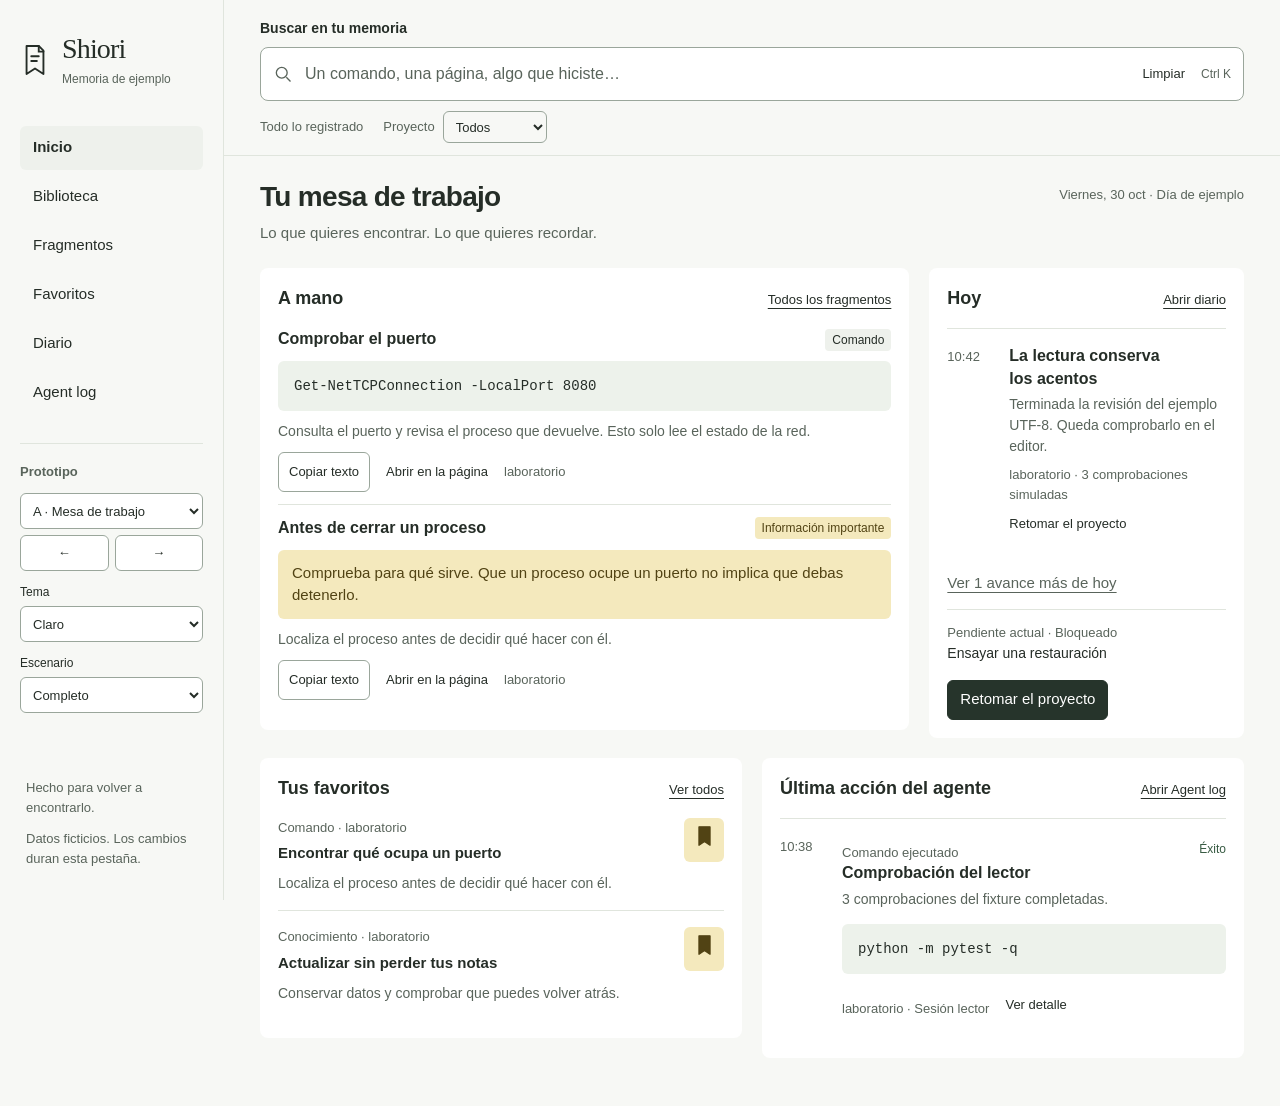
<file: src/second_brain/web/prototype/index.html>
<!doctype html>
<html lang="es" data-theme="light" data-variant="A">
<head>
  <meta charset="utf-8">
  <meta name="viewport" content="width=device-width, initial-scale=1">
  <meta name="description" content="Prototipo de Shiori con datos ficticios, sin conexión a una memoria.">
  <title>Shiori · Prototipo del visor</title>
  <link rel="stylesheet" href="prototype.css">
  <script src="prototype.js" defer></script>
</head>
<body>
  <a class="skip" href="#query">Ir a la búsqueda</a>
  <div class="app">
    <aside class="navigation" id="navigation">
      <div class="identity">
        <svg class="brand-mark" viewBox="0 0 32 36" fill="none" aria-hidden="true"><path d="M7 3h13l5 5v25l-9-6-9 6V3Z" stroke="currentColor" stroke-width="2" stroke-linejoin="round"/><path d="M20 3v6h5M12 14h8M12 19h6" stroke="currentColor" stroke-width="2" stroke-linecap="round"/></svg>
        <div><span class="brand-name">Shiori</span><span class="scope">Memoria de ejemplo</span></div>
      </div>
      <button id="menu" class="menu-button" aria-controls="destinations" aria-expanded="false">Menú</button>
      <nav id="destinations" aria-label="Principal">
        <a href="#inicio" data-view="inicio">Inicio</a>
        <a href="#biblioteca" data-view="biblioteca">Biblioteca</a>
        <a href="#fragmentos" data-view="fragmentos">Fragmentos</a>
        <a href="#favoritos" data-view="favoritos">Favoritos</a>
        <a href="#diario" data-view="diario">Diario</a>
        <a href="#agent-log" data-view="agent-log">Agent log</a>
      </nav>
      <section class="prototype-switcher" aria-label="Comparar prototipos">
        <span class="prototype-label">Prototipo</span>
        <div class="variant-switch"><button id="previous-variant" aria-label="Variante anterior">←</button><label class="sr-only" for="variant">Organización</label><select id="variant"><option value="A">A · Mesa de trabajo</option><option value="B">B · Biblioteca abierta</option><option value="C">C · Cuaderno diario</option></select><button id="next-variant" aria-label="Variante siguiente">→</button></div>
        <label>Tema<select id="theme"><option value="light">Claro</option><option value="dark">Oscuro</option><option value="latte">Café Latte</option></select></label>
        <label>Escenario<select id="scenario"><option value="full">Completo</option><option value="empty">Vacío</option><option value="loading">Cargando</option><option value="error">Error</option><option value="dense">Abundante</option></select></label>
      </section>
      <div class="nav-foot"><span>Hecho para volver a encontrarlo.</span><small>Datos ficticios. Los cambios duran esta pestaña.</small></div>
    </aside>
    <main>
      <div class="search-area">
        <label for="query">Buscar en tu memoria</label>
        <div class="search-line">
          <svg viewBox="0 0 24 24" fill="none" aria-hidden="true"><circle cx="10.5" cy="10.5" r="6.5" stroke="currentColor" stroke-width="1.6"/><path d="m16 16 5 5" stroke="currentColor" stroke-width="1.6"/></svg>
          <input id="query" name="query" type="search" placeholder="Un comando, una página, algo que hiciste…" autocomplete="off" spellcheck="false">
          <button id="clear-query" aria-label="Limpiar búsqueda">Limpiar</button><kbd>Ctrl K</kbd>
        </div>
        <div class="search-options"><span id="search-scope">Todo lo registrado</span><label>Proyecto<select id="project" name="project"><option value="">Todos</option><option value="laboratorio">Laboratorio</option><option value="apuntes">Apuntes</option></select></label><span id="query-count" role="status"></span></div>
      </div>
      <div class="canvas" id="canvas" tabindex="-1"></div>
    </main>
  </div>
  <dialog id="detail"><div class="dialog-head"><span id="detail-kind">Página</span><button id="close-detail">Cerrar</button></div><div id="detail-body"></div></dialog>
  <p class="toast" id="announcement" role="status" aria-live="polite"></p>
</body>
</html>
</file>
<file: src/second_brain/web/prototype/prototype.css>
:root {
  --ground: #f7f8f5; --surface: #ffffff; --raised: #eef1ec; --line: #e0e5dd;
  --ink: #252d27; --muted: #59645b; --accent: #375a42; --accent-soft: #e5ede4;
  --code: #edf2eb; --control: #9aa69b; --danger: #94372c; --warm: #f4e9bd;
  --warm-ink: #514314; --primary: #26342b; --primary-ink: #ffffff;
  color-scheme: light;
  font-family: "Segoe UI", sans-serif;
  color: var(--ink); background: var(--ground); font-size: 15px; line-height: 1.5;
}
:root[data-theme="dark"] {
  --ground: #141715; --surface: #1c201d; --raised: #282e29; --line: #373e38;
  --ink: #edf1ec; --muted: #b0bbb1; --accent: #b6d2af; --accent-soft: #2d3c2d;
  --code: #252e26; --control: #778879; --danger: #ffb2a7; --warm: #494024;
  --warm-ink: #f4e9bb; --primary: #e5ece1; --primary-ink: #1a241b;
  color-scheme: dark;
}
:root[data-theme="latte"] {
  --ground: #eee6d9; --surface: #fffaf0; --raised: #e7ddcc; --line: #e5dccc;
  --ink: #3c342a; --muted: #665b4c; --accent: #4f6244; --accent-soft: #e2e8d6;
  --code: #e9e7d7; --control: #9d8e77; --danger: #8a382b; --warm: #f3e2ad;
  --warm-ink: #554414; --primary: #3c3e30; --primary-ink: #fffaf0;
  color-scheme: light;
}
* { box-sizing: border-box; }
body { margin: 0; }
html { scroll-padding-block: 160px 24px; }
button, input, select { font: inherit; }
button, select, a { -webkit-tap-highlight-color: transparent; }
button, select { min-height: 40px; color: var(--ink); background: var(--surface); border: 1px solid var(--control); border-radius: 6px; padding: 7px 12px; }
button, a { cursor: pointer; }
button:hover, a:hover { border-color: var(--ink); }
button:active { transform: translateY(1px); }
button[aria-pressed="true"] { background: var(--raised); border-color: var(--ink); }
a { color: inherit; text-underline-offset: 4px; }
:focus-visible { outline: 3px solid var(--accent); outline-offset: 3px; }
input { min-width: 0; color: var(--ink); }
input::placeholder { color: var(--muted); opacity: 1; }
h1, h2, h3, p { margin: 0; }
h1 { font-size: 28px; font-weight: 600; line-height: 1.2; letter-spacing: -.025em; }
h2 { font-size: 18px; font-weight: 600; line-height: 1.35; }
h3 { font-size: 16px; font-weight: 600; line-height: 1.4; }
h1, h2, h3 { text-wrap: balance; }
small, .meta { font-size: 13px; color: var(--muted); }
.muted { color: var(--muted); }
.sr-only, .skip:not(:focus) { position: absolute; width: 1px; height: 1px; padding: 0; overflow: hidden; clip-path: inset(50%); white-space: nowrap; }
.skip:focus { position: fixed; z-index: 50; padding: 12px 20px; background: var(--surface); }
.app { display: grid; grid-template-columns: 224px minmax(0, 1fr); max-width: 1680px; margin: auto; }
.navigation { padding: 32px 20px; height: 100vh; position: sticky; top: 0; overflow-y: auto; display: flex; flex-direction: column; border-right: 1px solid var(--line); }
.identity { display: flex; gap: 12px; align-items: center; }
.brand-mark { width: 30px; height: 36px; flex: none; }
.brand-name { display: block; font-family: Georgia, serif; font-size: 28px; line-height: 1.2; letter-spacing: -.03em; }
.scope { display: block; margin-top: 4px; font-size: 12px; color: var(--muted); }
nav { margin-top: 38px; display: grid; gap: 5px; }
nav a { display: flex; min-height: 44px; align-items: center; text-decoration: none; padding: 8px 12px; border: 1px solid transparent; border-radius: 6px; }
nav a[aria-current="page"] { background: var(--raised); font-weight: 600; }
.nav-foot { margin-top: auto; padding: 20px 6px 0; color: var(--muted); font-size: 13px; }
.nav-foot small { display: block; margin-top: 12px; }
.menu-button { display: none; }
main { min-width: 0; }
.search-area { padding: 18px 36px 12px; border-bottom: 1px solid var(--line); background: var(--ground); position: sticky; top: 0; z-index: 4; }
.search-area > label { font-weight: 600; font-size: 14px; display: block; margin-bottom: 8px; }
.search-line { display: flex; gap: 12px; align-items: center; background: var(--surface); border: 1px solid var(--control); border-radius: 8px; padding: 4px 12px; }
.search-line svg { width: 20px; height: 20px; color: var(--muted); flex: none; }
.search-line input { flex: 1; border: 0; background: transparent; padding: 9px 0; font-size: 16px; min-height: 44px; }
.search-line:focus-within { outline: 2px solid var(--accent); outline-offset: 2px; }
.search-line button { border: none; padding: 4px; font-size: 13px; background: transparent; }
kbd { font-family: inherit; font-size: 12px; color: var(--muted); white-space: nowrap; }
.search-options { display: flex; align-items: center; gap: 20px; margin-top: 10px; font-size: 13px; color: var(--muted); flex-wrap: wrap; }
.search-options label { display: flex; align-items: center; gap: 8px; }
.search-options select { min-height: 32px; padding: 2px 8px; font-size: 13px; background: transparent; }
#query-count { margin-left: auto; }
.canvas { padding: 24px 36px 48px; }
.page-title { display: flex; justify-content: space-between; align-items: flex-start; gap: 16px; margin-bottom: 24px; }
.page-title p { margin-top: 8px; color: var(--muted); }
.page-title time { font-size: 13px; color: var(--muted); white-space: nowrap; padding-top: 5px; }
/* 12 equal tracks + 11 gaps fill the canvas; 8/4 and 6/6 spans share the same edges. */
.desk { display: grid; grid-template-columns: repeat(12, minmax(0, 1fr)); gap: 20px; align-items: start; }
.wide { grid-column: span 8; } .narrow { grid-column: span 4; } .half { grid-column: span 6; }
.panel { background: var(--surface); border-radius: 8px; padding: 18px; min-width: 0; }
.panel-head { display: flex; gap: 14px; align-items: baseline; justify-content: space-between; margin-bottom: 18px; }
.panel-head a, .text-action { font-size: 13px; background: transparent; border: 0; padding: 0; color: var(--ink); }
.panel-head a { white-space: nowrap; }
.panel > p { color: var(--muted); margin-top: 12px; }
.fragment { padding: 12px 0; border-top: 1px solid var(--line); }
.fragment:first-of-type { padding-top: 0; border-top: 0; }
.fragment-head { display: flex; gap: 10px; align-items: center; justify-content: space-between; }
.tag { display: inline-block; border-radius: 4px; padding: 2px 7px; background: var(--raised); color: var(--ink); font-size: 12px; white-space: nowrap; }
.tag.important { background: var(--warm); color: var(--warm-ink); }
.fragment pre { margin: 10px 0; }
pre { background: var(--code); padding: 14px 16px; border-radius: 6px; overflow-x: auto; font-size: 14px; line-height: 1.6; color: var(--ink); max-width: 100%; }
code, pre { font-family: Consolas, "Courier New", monospace; }
pre code { white-space: pre; }
.fragment p { font-size: 14px; color: var(--muted); }
.important-quote { margin: 10px 0; padding: 12px 14px; background: var(--warm); color: var(--warm-ink); border-radius: 6px; font-size: 15px; }
.fragment-footer { margin-top: 10px; display: flex; gap: 16px; align-items: center; flex-wrap: wrap; }
.copy { font-size: 13px; padding: 4px 10px; }
.page-row { display: flex; gap: 12px; align-items: flex-start; padding: 16px 0; border-top: 1px solid var(--line); }
.page-row:first-of-type { border-top: 0; padding-top: 0; }
.page-row .grow { flex: 1; min-width: 0; }
.page-link { border: 0; background: transparent; padding: 0; text-align: left; font-size: 15px; font-weight: 600; min-height: 32px; display: block; }
.page-link:hover, .text-action:hover { text-decoration: underline; text-underline-offset: 4px; }
.page-row p { margin-top: 4px; color: var(--muted); font-size: 14px; }
.favorite { flex: none; width: 40px; min-height: 40px; padding: 6px; font-size: 20px; }
.favorite[aria-pressed="true"] { background: var(--warm); color: var(--warm-ink); border-color: transparent; }
.timeline { display: grid; gap: 0; }
.event { display: grid; grid-template-columns: 48px minmax(0, 1fr); gap: 14px; padding: 16px 0; border-top: 1px solid var(--line); }
.event:first-child { padding-top: 0; border-top: 0; }
.event time { color: var(--muted); font-size: 13px; font-variant-numeric: tabular-nums; padding-top: 2px; }
.event h3 { margin-bottom: 4px; }
.event p { color: var(--muted); font-size: 14px; }
.event .meta { display: block; margin-top: 8px; }
.event pre { margin-bottom: 8px; }
.status { font-size: 12px; color: var(--accent); }
.status.unknown { color: var(--muted); }
.status.failed { color: var(--danger); }
.task { padding: 12px 0; border-bottom: 1px solid var(--line); display: flex; align-items: flex-start; gap: 10px; }
.task:last-child { border: 0; }
.task-dot { width: 9px; height: 9px; border: 1px solid var(--control); border-radius: 50%; margin-top: 7px; flex: none; }
.task p { font-size: 14px; }
.task small { display: block; }
.next-preview { margin-top: 14px; padding-top: 12px; border-top: 1px solid var(--line); font-size: 14px; }
.primary { background: var(--primary); color: var(--primary-ink); border-color: var(--primary); }
.day-bar, .filter-bar { display: flex; gap: 8px; flex-wrap: wrap; align-items: center; margin-bottom: 22px; }
.day-bar button, .filter-bar button { background: transparent; font-size: 14px; min-height: 40px; border-color: var(--line); }
.day-bar button[aria-pressed="true"], .filter-bar button[aria-pressed="true"] { background: var(--primary); color: var(--primary-ink); }
.filter-bar .primary { background: var(--primary); color: var(--primary-ink); border-color: var(--primary); }
.day-caption { color: var(--muted); margin-left: auto; font-size: 13px; }
.reader-preview { background: var(--surface); padding: 26px; border-radius: 8px; }
.reader-preview h2 { margin-bottom: 12px; }
.reader-preview p { margin: 12px 0; }
.reader-preview mark, .mark { background: var(--warm); color: var(--warm-ink); padding: 2px 4px; }
.shelf { display: grid; grid-template-columns: 5fr 7fr; gap: 30px; align-items: start; }
.shelf .page-row { padding: 20px 0; }
.shelf .reader-preview { position: sticky; top: 170px; }
.notebook { display: grid; grid-template-columns: minmax(0, 7fr) minmax(260px, 5fr); gap: 32px; align-items: start; }
.notebook .day-sheet { padding: 8px 0; }
.notebook .side-notes { border-left: 1px solid var(--line); padding-left: 26px; display: grid; gap: 24px; }
.notebook .side-notes .panel { padding: 0; background: transparent; }
.empty { padding: 28px 0; max-width: 640px; }
.empty h2 { margin-bottom: 10px; }
.empty p { color: var(--muted); margin-bottom: 16px; }
.loading-row { display: block; background: var(--raised); height: 22px; margin: 18px 0; border-radius: 4px; }
.loading-row.short { width: 66%; }
.result-list { max-width: 1100px; }
.result-list .fragment, .result-list .page-row { background: var(--surface); padding: 22px; margin-bottom: 12px; border-radius: 8px; border: 0; }
.result-label { font-size: 13px; color: var(--muted); margin-bottom: 12px; }
.load-more { margin-top: 14px; }
.prototype-switcher { margin-top: 28px; padding-top: 18px; border-top: 1px solid var(--line); display: grid; gap: 12px; }
.prototype-switcher label { font-size: 12px; display: grid; gap: 5px; min-width: 0; }
.prototype-switcher select, .prototype-switcher button { min-width: 0; width: 100%; min-height: 36px; font-size: 13px; padding: 4px 8px; }
.prototype-label { font-size: 13px; font-weight: 600; color: var(--muted); }
.variant-switch { display: grid; grid-template-columns: 1fr 1fr; gap: 6px; }
.variant-switch select { grid-column: 1 / -1; grid-row: 1; }
.variant-switch button { grid-row: 2; }
dialog { width: min(880px, calc(100% - 40px)); max-height: calc(100vh - 80px); background: var(--surface); color: var(--ink); border: 1px solid var(--control); border-radius: 10px; padding: 26px; overscroll-behavior: contain; }
dialog::backdrop { background: #0007; }
.dialog-head { display: flex; align-items: center; justify-content: space-between; color: var(--muted); margin-bottom: 20px; }
#detail-body h2 { font-size: 26px; margin-bottom: 12px; }
#detail-body h3 { margin-top: 22px; }
#detail-body p { margin: 12px 0; }
#detail-body pre { margin-top: 14px; }
.reader-tools { display: flex; align-items: center; justify-content: space-between; gap: 14px; margin-bottom: 20px; }
.selected-mark { outline: 3px solid var(--accent); outline-offset: 3px; }
.toast { position: fixed; z-index: 20; bottom: 20px; left: 50%; transform: translateX(-50%); background: var(--surface); border: 1px solid var(--control); padding: 10px 18px; border-radius: 6px; max-width: calc(100% - 32px); font-size: 14px; }
.toast:empty { display: none; }
[data-variant="B"] .app, [data-variant="C"] .app { display: block; }
[data-variant="B"] .navigation, [data-variant="C"] .navigation { position: static; height: auto; padding: 14px 36px; flex-direction: row; align-items: center; flex-wrap: wrap; gap: 16px 40px; border: 0; border-bottom: 1px solid var(--line); }
[data-variant="B"] .prototype-switcher, [data-variant="C"] .prototype-switcher { width: 100%; margin-top: 0; padding-top: 12px; grid-template-columns: auto minmax(220px, 1fr) minmax(140px, 200px) minmax(140px, 200px); align-items: end; }
[data-variant="B"] .variant-switch, [data-variant="C"] .variant-switch { grid-template-columns: 36px minmax(0, 1fr) 36px; }
[data-variant="B"] .variant-switch select, [data-variant="C"] .variant-switch select { grid-row: 1; grid-column: 2; }
[data-variant="B"] .variant-switch button, [data-variant="C"] .variant-switch button { grid-row: 1; }
[data-variant="B"] #previous-variant, [data-variant="C"] #previous-variant { grid-column: 1; }
[data-variant="B"] #next-variant, [data-variant="C"] #next-variant { grid-column: 3; }
[data-variant="B"] nav, [data-variant="C"] nav { display: flex; margin: 0 0 0 auto; gap: 4px; }
[data-variant="B"] .nav-foot, [data-variant="C"] .nav-foot { display: none; }
[data-variant="B"] main, [data-variant="C"] main { max-width: 1272px; margin: auto; }
[data-variant="B"] .search-area { padding-top: 24px; }
[data-variant="B"] .canvas { padding-top: 26px; }
[data-variant="C"] .canvas { padding-top: 26px; }
@media (max-width: 1100px) {
  .app { display: block; }
  .navigation, [data-variant="B"] .navigation, [data-variant="C"] .navigation { position: static; height: auto; padding: 16px 24px; flex-direction: row; align-items: center; gap: 20px; flex-wrap: wrap; border: 0; border-bottom: 1px solid var(--line); }
  .menu-button { display: block; margin-left: auto; }
  nav, [data-variant="B"] nav, [data-variant="C"] nav { display: none; margin: 0; width: 100%; gap: 4px; }
  .navigation.open nav { display: grid; grid-template-columns: repeat(3, 1fr); }
  .nav-foot { display: none; }
  .search-area { padding: 18px 24px 12px; }
  .canvas { padding: 24px; }
  .brand-name { font-size: 25px; }
  .wide { grid-column: span 7; } .narrow { grid-column: span 5; }
  .shelf { grid-template-columns: 1fr 1fr; gap: 20px; }
  .notebook { grid-template-columns: 1fr 1fr; gap: 24px; }
  .panel { padding: 18px; }
  .prototype-switcher, [data-variant="B"] .prototype-switcher, [data-variant="C"] .prototype-switcher { width: 100%; margin-top: 0; padding-top: 12px; grid-template-columns: minmax(180px, 1fr) 1fr 1fr; align-items: end; }
  .prototype-label { grid-column: 1 / -1; }
}
@media (max-width: 650px) {
  .navigation, [data-variant="B"] .navigation, [data-variant="C"] .navigation { padding: 14px 20px; }
  .navigation.open nav { grid-template-columns: 1fr 1fr; }
  nav a { padding: 8px; }
  .search-area { padding: 14px 20px 10px; }
  .search-area > label { font-size: 13px; }
  .search-line { gap: 8px; padding-left: 10px; }
  .search-line input { font-size: 14px; }
  .search-line kbd { display: none; }
  .search-options { gap: 8px; }
  #search-scope { flex: 1; }
  .search-options label { font-size: 12px; }
  .search-options select { max-width: 110px; font-size: 12px; }
  #query-count { width: 100%; margin: 0; }
  .canvas { padding: 22px 20px; }
  h1 { font-size: 25px; }
  .page-title { margin-bottom: 20px; }
  .page-title time { display: none; }
  .page-title p { font-size: 14px; }
  .desk, .shelf, .notebook { display: flex; flex-direction: column; gap: 20px; }
  .desk > *, .shelf > *, .notebook > * { width: 100%; }
  .panel { padding: 18px; }
  .panel-head { gap: 12px; }
  .panel-head h2 { font-size: 17px; }
  .panel-head a { font-size: 12px; }
  .shelf .reader-preview { position: static; }
  .notebook .side-notes { border: 0; padding: 0; gap: 24px; }
  .day-caption { width: 100%; margin: 3px 0 0; }
  .event { grid-template-columns: 40px minmax(0, 1fr); gap: 10px; }
  .prototype-switcher, [data-variant="B"] .prototype-switcher, [data-variant="C"] .prototype-switcher { grid-template-columns: 1fr 1fr; gap: 10px; }
  .variant-switch { grid-column: 1 / -1; }
  .prototype-switcher label { gap: 6px; font-size: 12px; }
  .prototype-switcher select, .prototype-switcher button { min-height: 40px; }
  .prototype-switcher label select { width: 100%; min-width: 0; }
  dialog { padding: 20px; width: calc(100% - 32px); }
  .reader-tools { align-items: flex-start; }
}
@media (prefers-reduced-motion: reduce) { button:active { transform: none; } }
</file>
